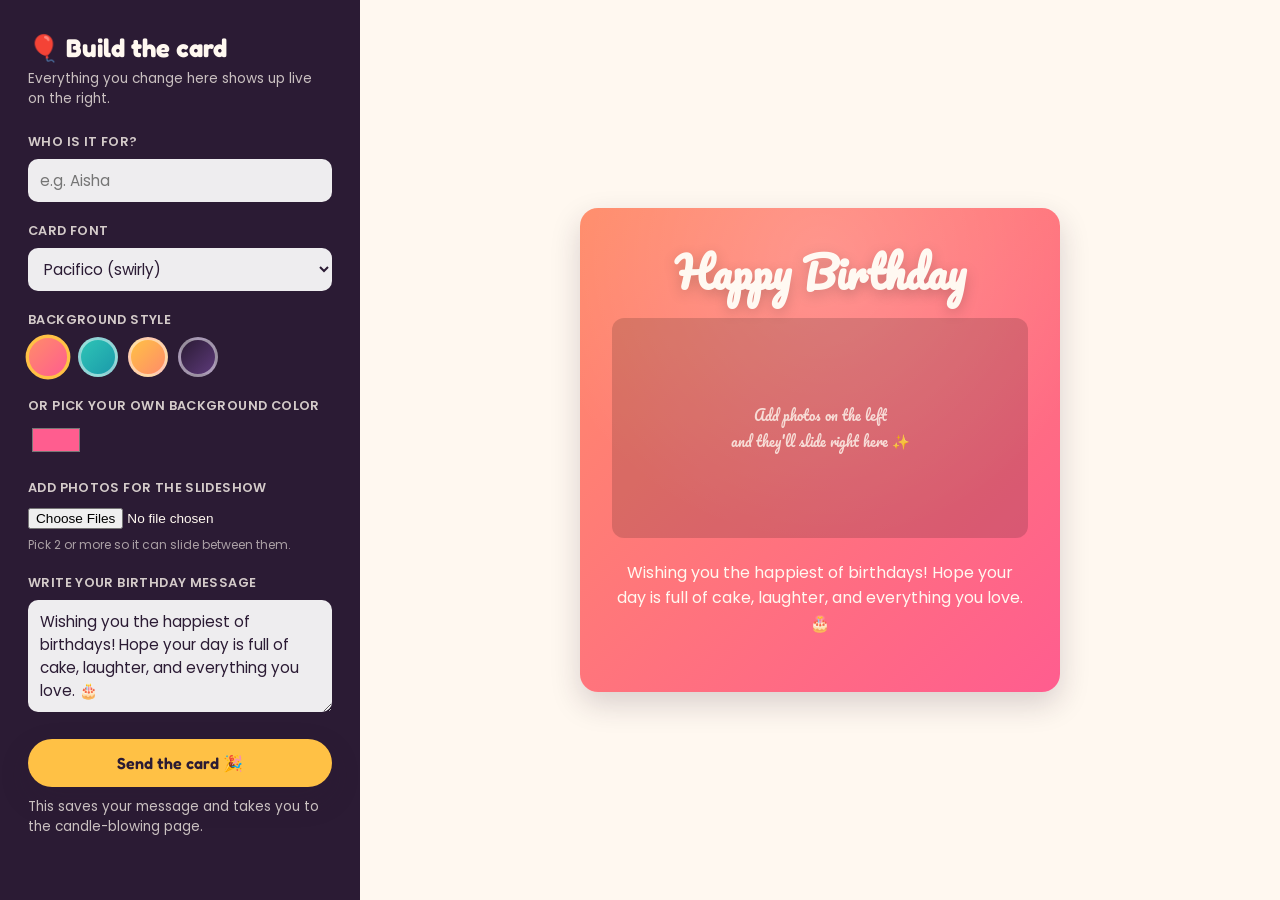
<file: index.html>
<!DOCTYPE html>
<html lang="en">
<head>
<meta charset="UTF-8" />
<meta name="viewport" content="width=device-width, initial-scale=1.0" />
<title>Make a Birthday Card</title>

<!-- These are the fonts we let people pick from. Pulling them from Google Fonts. -->
<link rel="preconnect" href="https://fonts.googleapis.com">
<link rel="preconnect" href="https://fonts.gstatic.com" crossorigin>
<link href="https://fonts.googleapis.com/css2?family=Pacifico&family=Fredoka:wght@500;600;700&family=Caveat:wght@600;700&family=Playfair+Display:ital,wght@0,700;1,700&family=Poppins:wght@400;500;600&display=swap" rel="stylesheet">

<link rel="stylesheet" href="style.css" />
</head>
<body>

  <div class="page">

    <!-- ============ LEFT SIDE: the controls the person plays with ============ -->
    <aside class="controls">
      <h1 class="controls-title">🎈 Build the card</h1>
      <p class="controls-hint">Everything you change here shows up live on the right.</p>

      <label class="field">
        <span>Who is it for?</span>
        <input type="text" id="recipientName" placeholder="e.g. Aisha" maxlength="40" />
      </label>

      <label class="field">
        <span>Card font</span>
        <select id="fontPicker">
          <option value="font-pacifico" selected>Pacifico (swirly)</option>
          <option value="font-fredoka">Fredoka (bold & round)</option>
          <option value="font-caveat">Caveat (handwritten)</option>
          <option value="font-playfair">Playfair (fancy)</option>
        </select>
      </label>

      <label class="field">
        <span>Background style</span>
        <div class="swatches" id="bgSwatches">
          <button type="button" class="swatch" data-bg="bg-sunset" style="background:linear-gradient(135deg,#FF8C69,#FF5D8F)"></button>
          <button type="button" class="swatch" data-bg="bg-teal" style="background:linear-gradient(135deg,#2EC4B6,#1B9AAA)"></button>
          <button type="button" class="swatch" data-bg="bg-gold" style="background:linear-gradient(135deg,#FFC145,#FF8C69)"></button>
          <button type="button" class="swatch" data-bg="bg-plum" style="background:linear-gradient(135deg,#2B1B34,#5D3A7A)"></button>
        </div>
      </label>

      <label class="field">
        <span>Or pick your own background color</span>
        <input type="color" id="customColor" value="#ff5d8f" />
      </label>

      <label class="field">
        <span>Add photos for the slideshow</span>
        <input type="file" id="photoInput" accept="image/*" multiple />
        <small>Pick 2 or more so it can slide between them.</small>
      </label>

      <label class="field">
        <span>Write your birthday message</span>
        <textarea id="messageInput" rows="4" maxlength="300" placeholder="Wishing you the happiest of birthdays...">Wishing you the happiest of birthdays! Hope your day is full of cake, laughter, and everything you love. 🎂</textarea>
      </label>

      <button id="sendBtn" class="primary-btn">Send the card 🎉</button>
      <p class="controls-hint small">This saves your message and takes you to the candle-blowing page.</p>
    </aside>

    <!-- ============ RIGHT SIDE: the live card preview ============ -->
    <main class="stage">
      <div id="card" class="card font-pacifico bg-sunset">
        <div class="card-shine"></div>
        <h2 class="card-sign">Happy Birthday<span class="to-name" id="cardName"></span></h2>

        <div class="slideshow" id="slideshow">
          <div class="slide-empty" id="slideEmpty">Add photos on the left<br />and they'll slide right here ✨</div>
        </div>

        <p class="card-message" id="cardMessage">Wishing you the happiest of birthdays! Hope your day is full of cake, laughter, and everything you love. 🎂</p>
      </div>
    </main>

  </div>

<script src="script.js"></script>
</body>
</html>
</file>
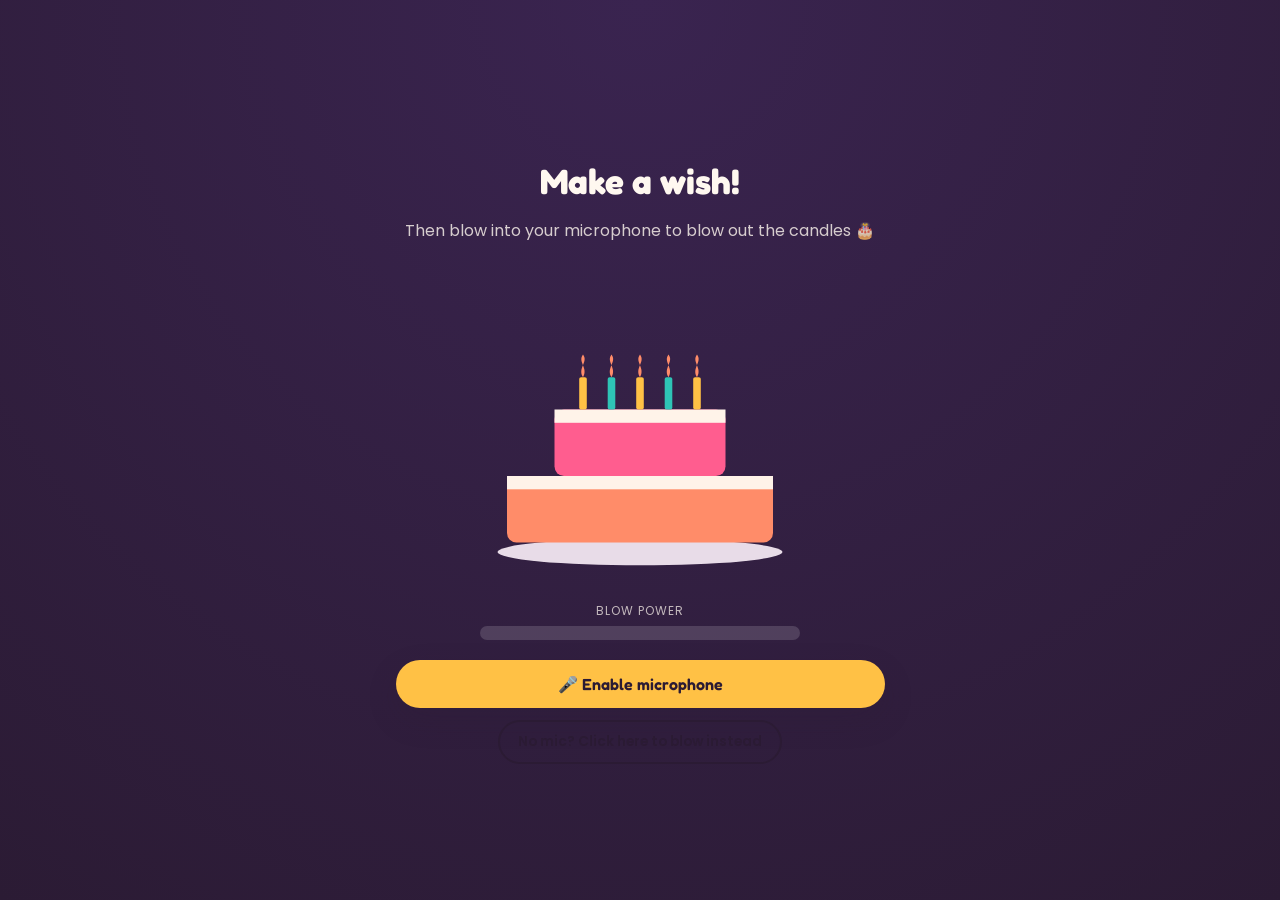
<file: candles.html>
<!DOCTYPE html>
<html lang="en">
<head>
<meta charset="UTF-8" />
<meta name="viewport" content="width=device-width, initial-scale=1.0" />
<title>Blow Out the Candles</title>

<link rel="preconnect" href="https://fonts.googleapis.com">
<link rel="preconnect" href="https://fonts.gstatic.com" crossorigin>
<link href="https://fonts.googleapis.com/css2?family=Pacifico&family=Fredoka:wght@500;600;700&family=Caveat:wght@600;700&family=Playfair+Display:ital,wght@0,700;1,700&family=Poppins:wght@400;500;600&display=swap" rel="stylesheet">

<link rel="stylesheet" href="style.css" />
<link rel="stylesheet" href="candles.css" />
</head>
<body class="candle-body">

  <canvas id="confettiCanvas"></canvas>

  <div class="candle-page">
    <h1 class="candle-heading" id="candleHeading">Make a wish<span class="to-name" id="candleName"></span>!</h1>
    <p class="candle-sub">Then blow into your microphone to blow out the candles 🎂</p>

    <div class="cake-wrap">
      <svg id="cakeSvg" viewBox="0 0 400 320" xmlns="http://www.w3.org/2000/svg">
        <!-- plate -->
        <ellipse cx="200" cy="300" rx="150" ry="14" fill="#E8DCE8"/>

        <!-- bottom tier -->
        <rect x="60" y="220" width="280" height="70" rx="10" fill="#FF8C69"/>
        <rect x="60" y="220" width="280" height="14" fill="#FFF3E9"/>

        <!-- top tier -->
        <rect x="110" y="150" width="180" height="70" rx="10" fill="#FF5D8F"/>
        <rect x="110" y="150" width="180" height="14" fill="#FFF3E9"/>

        <!-- candles + flames, generated by JS below -->
        <g id="candleGroup"></g>
      </svg>
    </div>

    <div class="breath-meter-wrap">
      <div class="breath-label">Blow power</div>
      <div class="breath-meter"><div class="breath-fill" id="breathFill"></div></div>
    </div>

    <button id="micBtn" class="primary-btn">🎤 Enable microphone</button>
    <button id="fallbackBtn" class="ghost-btn">No mic? Click here to blow instead</button>

    <div class="after-message" id="afterMessage">
      <h2>🎉 Happy Birthday<span class="to-name" id="afterName">!</span></h2>
      <p id="afterText"></p>
      <a href="index.html" class="ghost-btn">Make another card</a>
    </div>
  </div>

<script src="candles.js"></script>
</body>
</html>
</file>
<file: style.css>
/* ============ DESIGN TOKENS ============ */
:root {
  --cream: #FFF8F0;
  --plum: #2B1B34;
  --hot-pink: #FF5D8F;
  --teal: #2EC4B6;
  --gold: #FFC145;
  --coral: #FF8C69;
  --ink: #2B1B34;
  --radius: 18px;
  --shadow: 0 12px 30px rgba(43, 27, 52, 0.18);
}

* { box-sizing: border-box; }

body {
  margin: 0;
  font-family: 'Poppins', sans-serif;
  background: var(--cream);
  color: var(--ink);
}

/* ============ LAYOUT ============ */
.page {
  display: flex;
  min-height: 100vh;
}

.controls {
  width: 360px;
  flex-shrink: 0;
  background: var(--plum);
  color: var(--cream);
  padding: 32px 28px;
  overflow-y: auto;
}

.controls-title {
  font-family: 'Fredoka', sans-serif;
  font-size: 1.6rem;
  margin: 0 0 6px;
}

.controls-hint {
  font-size: 0.85rem;
  opacity: 0.75;
  margin: 0 0 24px;
}

.controls-hint.small { margin-top: 10px; margin-bottom: 0; }

.field {
  display: block;
  margin-bottom: 20px;
}

.field span {
  display: block;
  font-size: 0.8rem;
  font-weight: 600;
  letter-spacing: 0.03em;
  text-transform: uppercase;
  opacity: 0.8;
  margin-bottom: 8px;
}

.field input[type="text"],
.field select,
.field textarea {
  width: 100%;
  padding: 10px 12px;
  border-radius: 10px;
  border: none;
  font-family: 'Poppins', sans-serif;
  font-size: 0.95rem;
  background: rgba(255,255,255,0.92);
  color: var(--ink);
  resize: vertical;
}

.field input[type="file"] {
  width: 100%;
  color: var(--cream);
  font-size: 0.85rem;
}

.field small {
  display: block;
  margin-top: 6px;
  font-size: 0.75rem;
  opacity: 0.6;
}

.field input[type="color"] {
  width: 56px;
  height: 34px;
  border: none;
  border-radius: 8px;
  background: none;
  cursor: pointer;
}

.swatches {
  display: flex;
  gap: 10px;
}

.swatch {
  width: 40px;
  height: 40px;
  border-radius: 50%;
  border: 3px solid rgba(255,255,255,0.5);
  cursor: pointer;
  transition: transform 0.15s ease, border-color 0.15s ease;
}

.swatch:hover { transform: scale(1.1); }
.swatch.active { border-color: var(--gold); transform: scale(1.12); }

.primary-btn {
  width: 100%;
  padding: 14px 18px;
  border: none;
  border-radius: 999px;
  background: var(--gold);
  color: var(--plum);
  font-family: 'Fredoka', sans-serif;
  font-size: 1rem;
  font-weight: 600;
  cursor: pointer;
  box-shadow: var(--shadow);
  transition: transform 0.15s ease;
}

.primary-btn:hover { transform: translateY(-2px); }
.primary-btn:active { transform: translateY(0); }
.primary-btn:disabled { opacity: 0.5; cursor: not-allowed; transform: none; }

.ghost-btn {
  display: inline-block;
  margin-top: 12px;
  padding: 10px 18px;
  border-radius: 999px;
  border: 2px solid var(--plum);
  background: transparent;
  color: var(--plum);
  font-family: 'Poppins', sans-serif;
  font-weight: 600;
  font-size: 0.85rem;
  text-decoration: none;
  cursor: pointer;
}

/* ============ CARD STAGE ============ */
.stage {
  flex: 1;
  display: flex;
  align-items: center;
  justify-content: center;
  padding: 40px;
}

.card {
  position: relative;
  width: 100%;
  max-width: 480px;
  border-radius: var(--radius);
  padding: 40px 32px;
  box-shadow: var(--shadow);
  color: var(--cream);
  text-align: center;
  overflow: hidden;
  transition: background 0.3s ease;
}

.card-shine {
  position: absolute;
  top: -60%;
  left: -20%;
  width: 140%;
  height: 140%;
  background: radial-gradient(circle, rgba(255,255,255,0.18), transparent 60%);
  pointer-events: none;
}

.card-sign {
  font-size: 2.6rem;
  margin: 0 0 20px;
  line-height: 1.2;
  text-shadow: 0 4px 14px rgba(0,0,0,0.2);
}

.to-name::before { content: ", "; }
.to-name:empty::before { content: ""; }

.card-message {
  font-family: 'Poppins', sans-serif;
  font-size: 1rem;
  line-height: 1.6;
  margin-top: 22px;
  white-space: pre-wrap;
}

/* Font choices — these apply whether the class sits on the card wrapper
   (page 1) or directly on a heading (page 2), since font-family inherits. */
.font-pacifico { font-family: 'Pacifico', cursive; }
.font-fredoka { font-family: 'Fredoka', sans-serif; }
.font-caveat { font-family: 'Caveat', cursive; }
.font-caveat .card-sign { font-size: 3.2rem; }
.font-playfair { font-family: 'Playfair Display', serif; font-style: italic; }

/* Background choices */
.bg-sunset { background: linear-gradient(135deg, var(--coral), var(--hot-pink)); }
.bg-teal { background: linear-gradient(135deg, var(--teal), #1B9AAA); }
.bg-gold { background: linear-gradient(135deg, var(--gold), var(--coral)); }
.bg-plum { background: linear-gradient(135deg, var(--plum), #5D3A7A); }

/* ============ SLIDESHOW ============ */
.slideshow {
  position: relative;
  width: 100%;
  height: 220px;
  border-radius: 12px;
  overflow: hidden;
  background: rgba(0,0,0,0.15);
}

.slide-empty {
  position: absolute;
  inset: 0;
  display: flex;
  align-items: center;
  justify-content: center;
  text-align: center;
  font-size: 0.9rem;
  opacity: 0.8;
  padding: 20px;
}

.slide {
  position: absolute;
  inset: 0;
  background-size: cover;
  background-position: center;
  opacity: 0;
  transition: opacity 0.8s ease;
}

.slide.active { opacity: 1; }

@media (max-width: 800px) {
  .page { flex-direction: column; }
  .controls { width: 100%; }
}
</file>
<file: candles.css>
.candle-body {
  background: radial-gradient(circle at top, #3a2450, var(--plum));
  min-height: 100vh;
  color: var(--cream);
  display: flex;
  align-items: center;
  justify-content: center;
  padding: 20px;
  position: relative;
  overflow: hidden;
}

#confettiCanvas {
  position: fixed;
  inset: 0;
  pointer-events: none;
  z-index: 5;
}

.candle-page {
  position: relative;
  z-index: 2;
  text-align: center;
  max-width: 520px;
}

.candle-heading {
  font-family: 'Fredoka', sans-serif;
  font-size: 2.2rem;
  margin-bottom: 6px;
}

.candle-sub {
  opacity: 0.8;
  margin-bottom: 24px;
}

.cake-wrap {
  max-width: 380px;
  margin: 0 auto;
}

/* flame flicker animation */
.flame {
  transform-origin: center bottom;
  animation: flicker 0.4s ease-in-out infinite alternate;
  transition: opacity 0.6s ease, transform 0.6s ease;
}

@keyframes flicker {
  from { transform: scaleY(1) rotate(-2deg); }
  to   { transform: scaleY(1.08) rotate(2deg); }
}

.flame.out {
  opacity: 0;
  transform: scaleY(0.2);
  animation: none;
}

.smoke {
  opacity: 0;
  transition: opacity 0.4s ease 0.3s, transform 2s ease;
}

.smoke.show {
  opacity: 0.5;
  transform: translateY(-30px);
}

.breath-meter-wrap {
  margin: 24px auto 20px;
  max-width: 320px;
}

.breath-label {
  font-size: 0.75rem;
  text-transform: uppercase;
  letter-spacing: 0.08em;
  opacity: 0.7;
  margin-bottom: 6px;
}

.breath-meter {
  width: 100%;
  height: 14px;
  border-radius: 999px;
  background: rgba(255,255,255,0.15);
  overflow: hidden;
}

.breath-fill {
  height: 100%;
  width: 0%;
  background: linear-gradient(90deg, var(--teal), var(--gold));
  transition: width 0.08s linear;
}

.after-message {
  display: none;
  margin-top: 30px;
  animation: pop-in 0.5s ease;
}

.after-message.show { display: block; }

.after-message h2 {
  font-family: 'Fredoka', sans-serif;
  font-size: 1.8rem;
  margin-bottom: 10px;
}

.after-message p {
  line-height: 1.6;
  opacity: 0.9;
  white-space: pre-wrap;
}

@keyframes pop-in {
  from { opacity: 0; transform: scale(0.9) translateY(10px); }
  to   { opacity: 1; transform: scale(1) translateY(0); }
}
</file>
